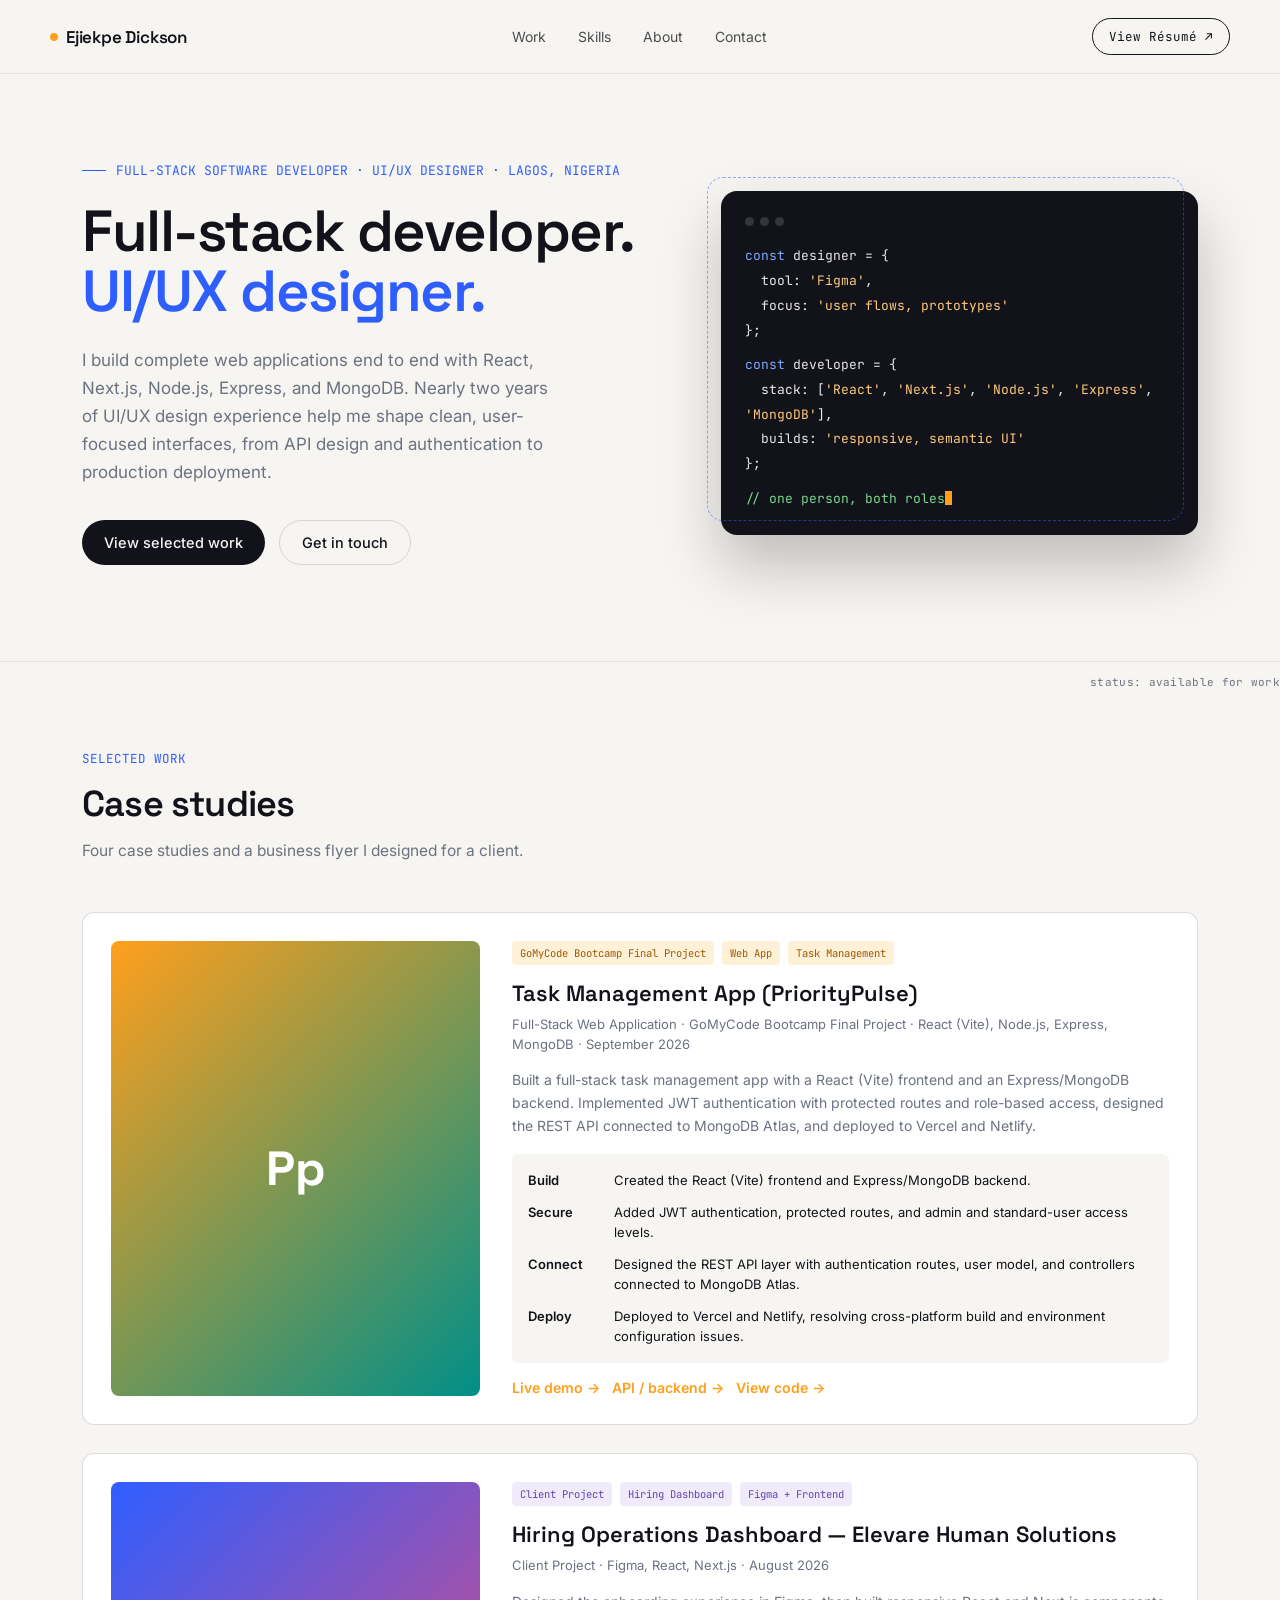
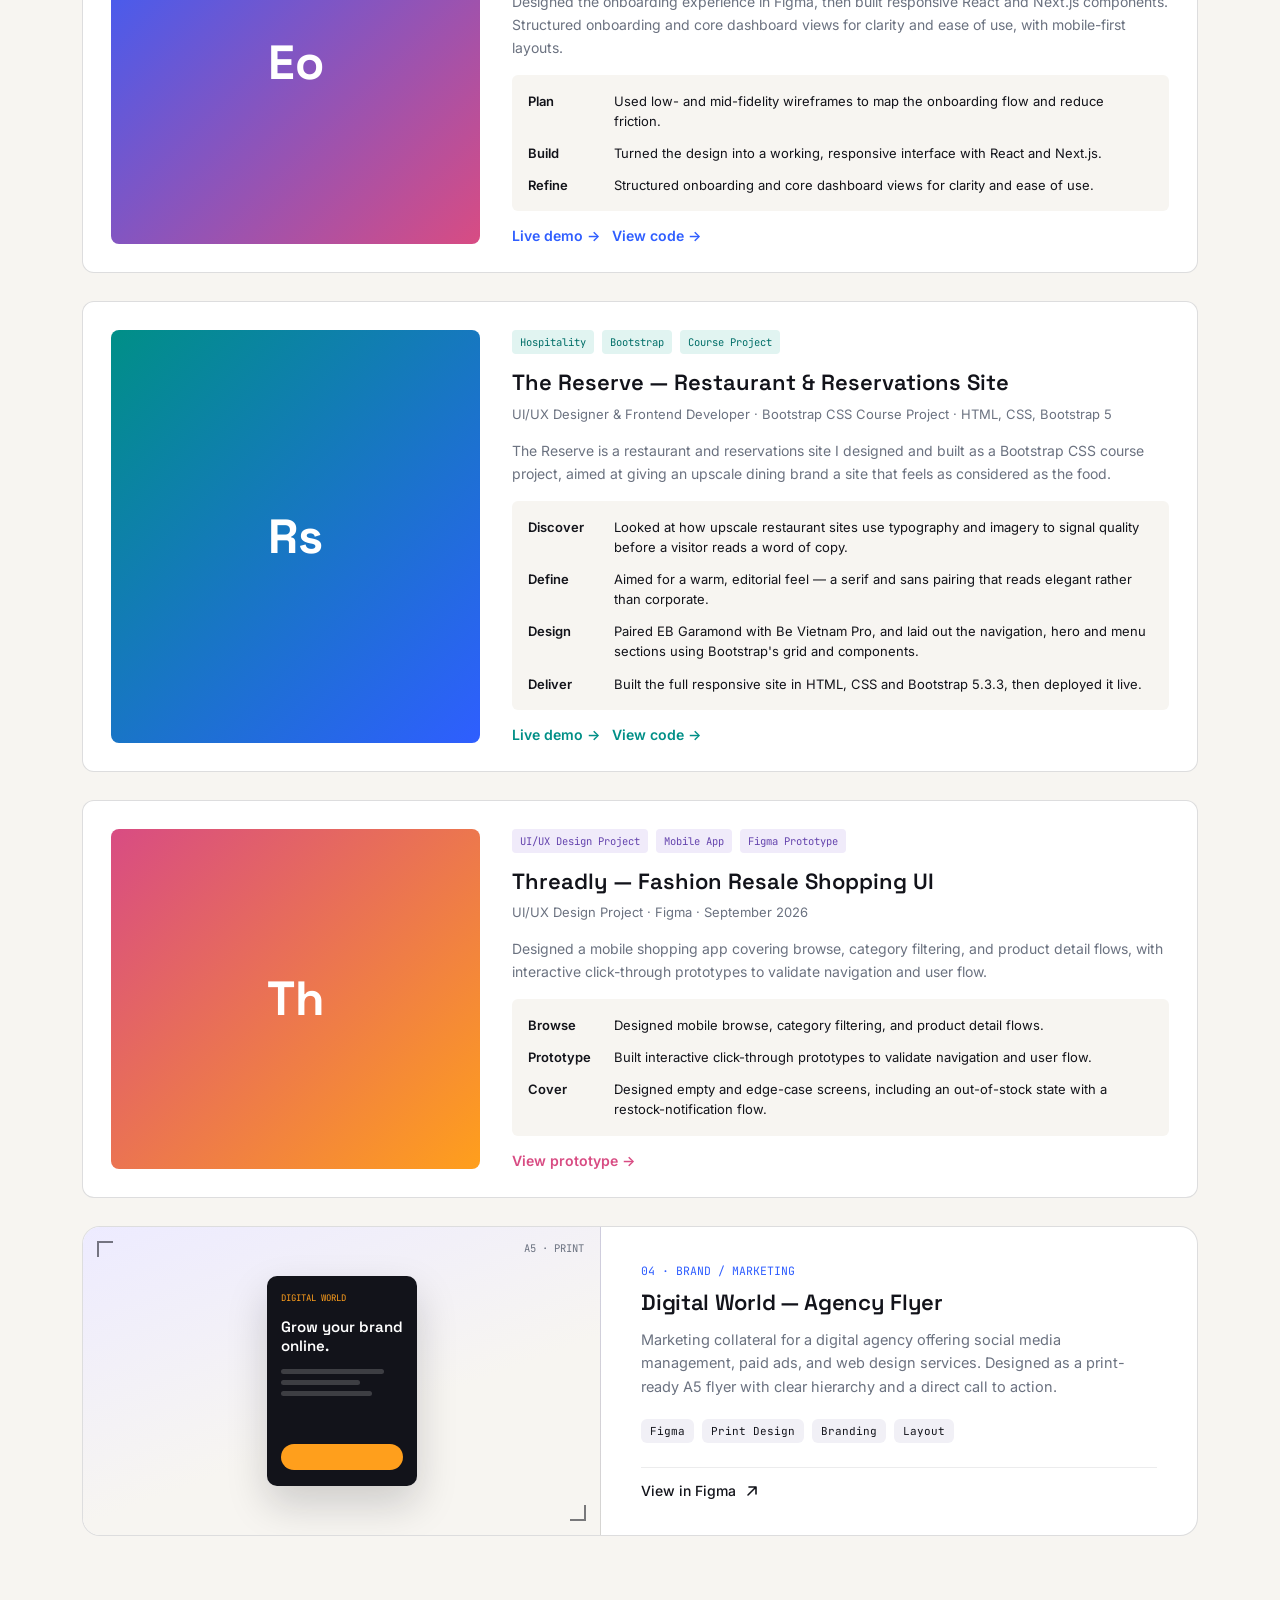
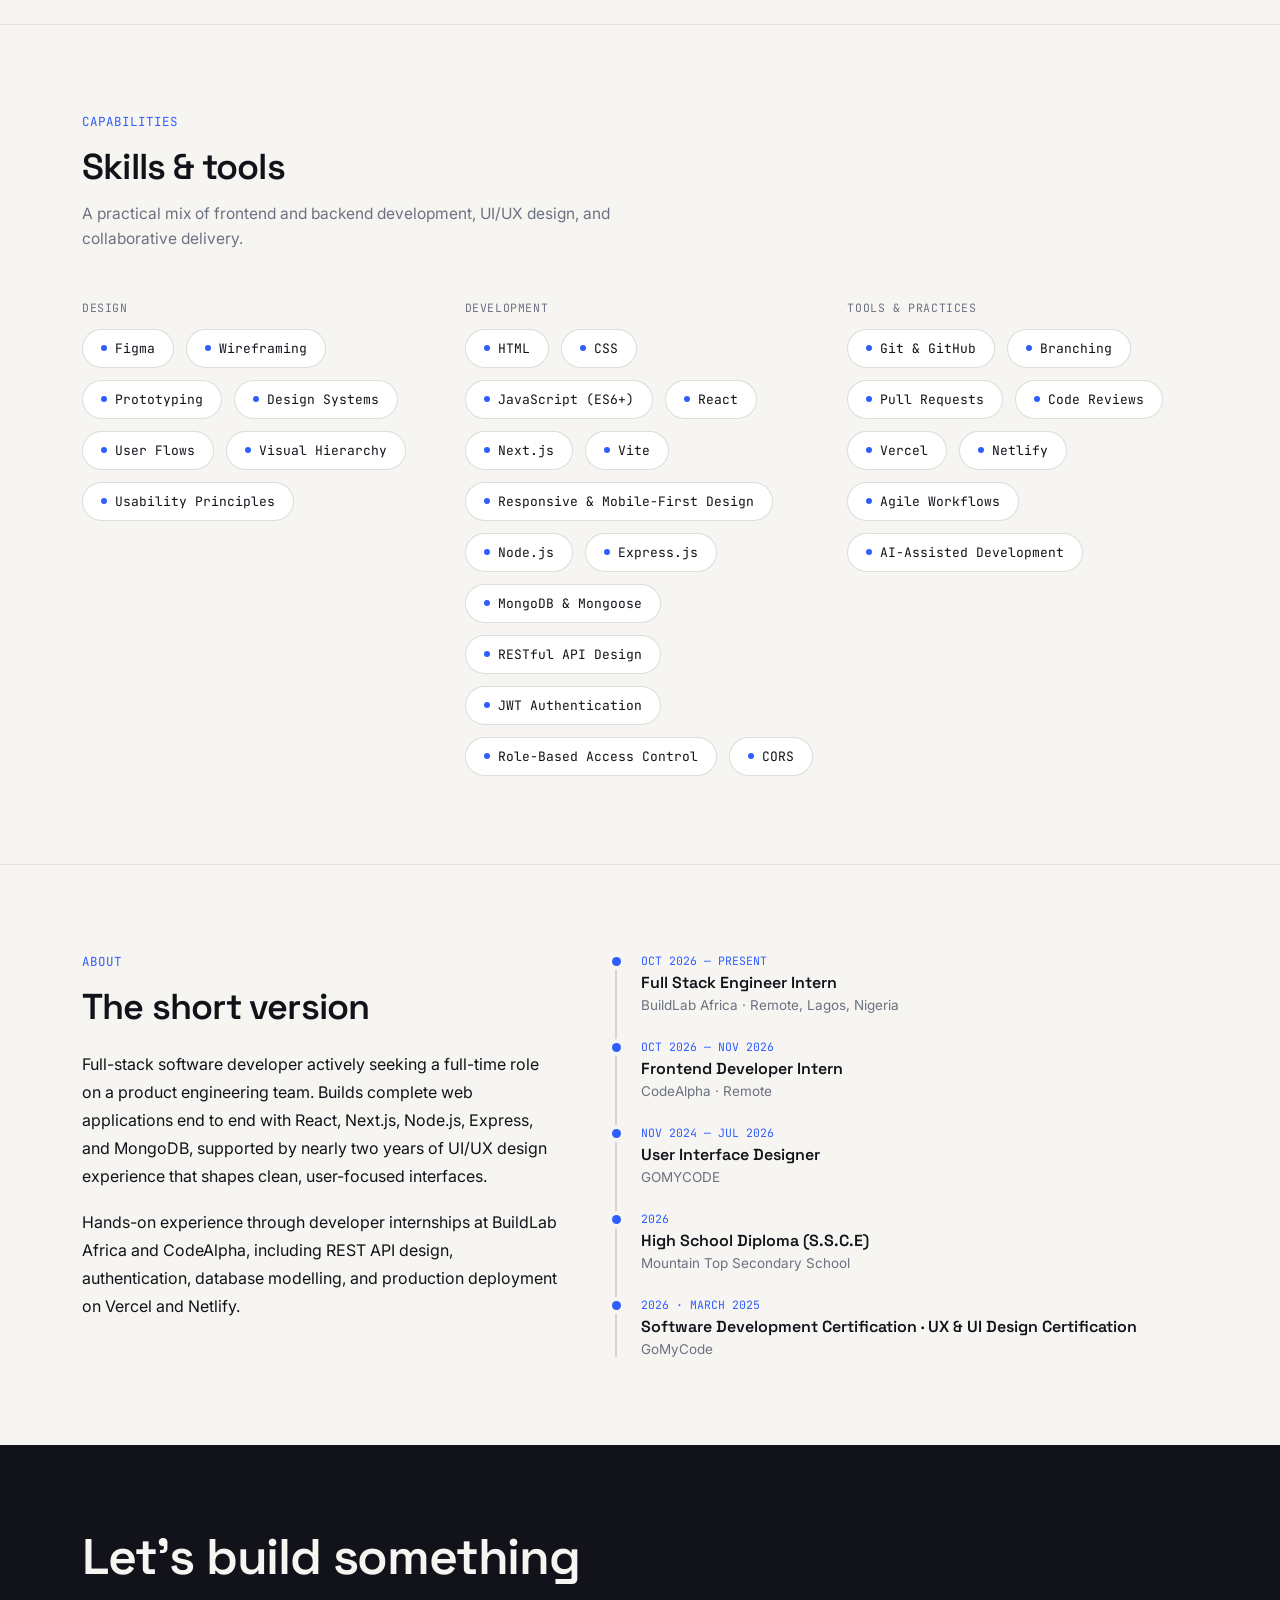
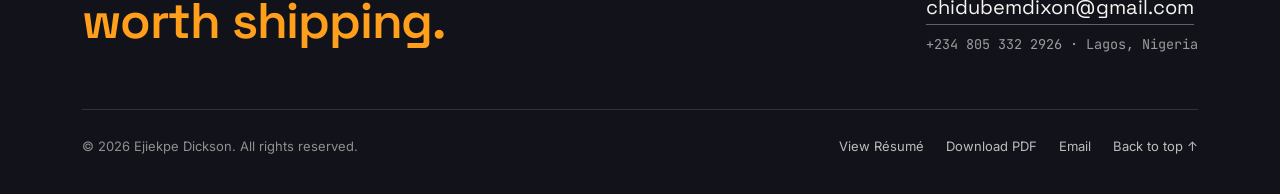
<file: index.html>
<!DOCTYPE html>
<html lang="en">
<head>
<meta charset="UTF-8" />
<meta name="viewport" content="width=device-width, initial-scale=1.0" />
<title>Ejiekpe Dickson Chidubem — Full-Stack Software Developer | UI/UX Designer</title>
<meta name="description" content="Full-stack software developer and UI/UX designer based in Lagos, Nigeria. Builds end-to-end web applications and clean, user-focused interfaces." />
<link rel="preconnect" href="https://fonts.googleapis.com">
<link rel="preconnect" href="https://fonts.gstatic.com" crossorigin>
<link href="https://fonts.googleapis.com/css2?family=Space+Grotesk:wght@400;500;600;700&family=JetBrains+Mono:wght@400;500&family=Inter:wght@400;500;600&display=swap" rel="stylesheet">
<style>
  :root{
    --ink:#12131A;
    --paper:#F7F5F1;
    --blueprint:#2F5EFF;
    --amber:#FF9F1C;
    --accent:#2F5EFF;
    --pink:#D84C83;
    --teal:#008F87;
    --violet:#7856C5;
    --slate:#6B7280;
    --line: rgba(18,19,26,0.14);
    --line-soft: rgba(18,19,26,0.08);
  }
  *{ box-sizing:border-box; }
  html{ scroll-behavior:smooth; }
  body{
    margin:0;
    background:var(--paper);
    color:var(--ink);
    font-family:'Inter', sans-serif;
    -webkit-font-smoothing:antialiased;
  }
  ::selection{ background:var(--blueprint); color:#fff; }
  a{ color:inherit; }
  img{ max-width:100%; display:block; }

  .mono{ font-family:'JetBrains Mono', monospace; }
  .display{ font-family:'Space Grotesk', sans-serif; }

  :focus-visible{ outline:2px solid var(--blueprint); outline-offset:3px; }

  .wrap{ max-width:1180px; margin:0 auto; padding:0 32px; }
  @media (max-width:640px){ .wrap{ padding:0 20px; } }

  /* ---------- NAV ---------- */
  header{
    position:sticky; top:0; z-index:50;
    background:rgba(247,245,241,0.85);
    backdrop-filter: blur(10px);
    border-bottom:1px solid var(--line-soft);
  }
  .nav{
    display:flex; align-items:center; justify-content:space-between;
    padding:18px 0;
  }
  .nav-name{
    font-family:'Space Grotesk', sans-serif;
    font-weight:600; font-size:17px; letter-spacing:-0.2px;
    text-decoration:none;
    display:flex; align-items:center; gap:8px;
  }
  .nav-name .dot{ width:8px; height:8px; border-radius:50%; background:var(--amber); display:inline-block; }
  .nav-links{ display:flex; gap:32px; align-items:center; }
  .nav-links a{
    text-decoration:none; font-size:14px; color:var(--ink); opacity:0.75;
    transition:opacity 0.15s;
  }
  .nav-links a:hover{ opacity:1; }
  .nav-cta{
    font-family:'JetBrains Mono', monospace;
    font-size:12.5px; padding:9px 16px; border:1px solid var(--ink);
    border-radius:100px; text-decoration:none !important; opacity:1 !important;
    transition: background 0.15s, color 0.15s;
  }
  .nav-cta:hover{ background:var(--ink); color:var(--paper); }
  .nav-toggle{ display:none; }
  @media (max-width:760px){
    .nav-links{ display:none; }
    .nav-toggle{ display:block; }
  }

  /* ---------- HERO ---------- */
  .hero{
    padding:88px 0 96px;
    position:relative;
  }
  .hero-grid{
    display:grid;
    grid-template-columns: 1.1fr 0.9fr;
    gap:56px;
    align-items:center;
  }
  @media (max-width:900px){
    .hero-grid{ grid-template-columns:1fr; gap:48px; }
  }

  .eyebrow{
    font-family:'JetBrains Mono', monospace;
    font-size:13px; color:var(--blueprint);
    display:flex; align-items:center; gap:10px;
    margin-bottom:22px;
  }
  .eyebrow::before{
    content:''; width:24px; height:1px; background:var(--blueprint);
  }

  .hero h1{
    font-family:'Space Grotesk', sans-serif;
    font-weight:600;
    font-size:clamp(34px, 5vw, 58px);
    line-height:1.04;
    letter-spacing:-1.5px;
    margin:0 0 24px;
  }
  .hero h1 .accent{ color:var(--blueprint); }
  .hero p.lede{
    font-size:17px; line-height:1.65; color:var(--slate);
    max-width:480px; margin:0 0 34px;
  }
  .hero-actions{ display:flex; gap:14px; flex-wrap:wrap; }
  .btn{
    display:inline-flex; align-items:center; gap:8px;
    padding:13px 22px; border-radius:100px;
    text-decoration:none; font-size:14.5px; font-weight:500;
    transition:transform 0.15s ease, box-shadow 0.15s ease;
  }
  .btn:hover{ transform:translateY(-2px); }
  .btn-primary{ background:var(--ink); color:var(--paper); }
  .btn-primary:hover{ box-shadow:0 10px 24px rgba(18,19,26,0.25); }
  .btn-ghost{ border:1px solid var(--line); color:var(--ink); }
  .btn-ghost:hover{ border-color:var(--ink); }

  /* hero visual: blueprint/terminal panel */
  .hero-panel{
    position:relative;
    background:var(--ink);
    border-radius:16px;
    padding:26px 24px 24px;
    color:#E7E7EC;
    font-family:'JetBrains Mono', monospace;
    font-size:13px;
    line-height:1.9;
    box-shadow:0 30px 60px rgba(18,19,26,0.25);
  }
  .hero-panel::before{
    content:'';
    position:absolute; top:-14px; left:-14px; right:14px; bottom:14px;
    border:1px dashed rgba(47,94,255,0.5);
    border-radius:16px;
    pointer-events:none;
  }
  .dots{ display:flex; gap:6px; margin-bottom:18px; }
  .dots span{ width:9px; height:9px; border-radius:50%; background:rgba(255,255,255,0.15); }
  .term-line{ white-space:pre; }
  .term-line .k{ color:#7DA9FF; }
  .term-line .s{ color:#FFC97D; }
  .term-line .c{ color:#7BD88F; }
  .caret{ display:inline-block; width:7px; height:14px; background:var(--amber); vertical-align:-2px; animation:blink 1.1s step-end infinite; }
  @keyframes blink{ 50%{ opacity:0; } }
  .corner-tag{
    position:absolute; font-family:'JetBrains Mono', monospace; font-size:11px;
    color:var(--slate); letter-spacing:0.3px;
  }
  .corner-tag.br{ bottom:-28px; right:0; }

  /* ---------- SECTION HEADERS ---------- */
  .section{ padding:88px 0; border-top:1px solid var(--line-soft); }
  .section-head{ margin-bottom:48px; max-width:560px; }
  .section-eyebrow{
    font-family:'JetBrains Mono', monospace; font-size:12.5px; color:var(--blueprint);
    margin-bottom:14px; display:block;
  }
  .section-head h2{
    font-family:'Space Grotesk', sans-serif; font-weight:600;
    font-size:clamp(26px,3.4vw,36px); letter-spacing:-0.8px; margin:0 0 12px;
  }
  .section-head p{ color:var(--slate); font-size:15.5px; line-height:1.6; margin:0; }

  /* ---------- WORK ---------- */
  .work-list{ display:flex; flex-direction:column; gap:28px; }
  .project-card{
    display:grid;
    grid-template-columns: 1fr 1.15fr;
    gap:0;
    border:1px solid var(--line);
    border-radius:18px;
    overflow:hidden;
    background:#fff;
    transition: box-shadow 0.2s ease, transform 0.2s ease;
  }
  .project-card:hover{ box-shadow:0 20px 48px rgba(18,19,26,0.10); transform:translateY(-3px); }
  @media (max-width:820px){ .project-card{ grid-template-columns:1fr; } }

  .project-visual{
    position:relative;
    background: linear-gradient(160deg, #EDEBFF 0%, #F7F5F1 60%);
    padding:32px;
    display:flex; align-items:center; justify-content:center;
    min-height:260px;
    border-right:1px solid var(--line);
  }
  @media (max-width:820px){ .project-visual{ border-right:none; border-bottom:1px solid var(--line); } }
  .dim-corner{
    position:absolute; width:16px; height:16px;
    border-color:var(--blueprint); opacity:0.55;
  }
  .dim-corner.tl{ top:14px; left:14px; border-top:2px solid; border-left:2px solid; }
  .dim-corner.br{ bottom:14px; right:14px; border-bottom:2px solid; border-right:2px solid; }
  .dim-label{
    position:absolute; top:14px; right:16px;
    font-family:'JetBrains Mono', monospace; font-size:10.5px; color:var(--slate);
  }

  /* mock: shopping app */
  .mock-phone{
    width:180px; height:230px; background:#fff; border-radius:14px;
    box-shadow:0 18px 40px rgba(18,19,26,0.14);
    padding:14px 12px; position:relative;
  }
  .mock-phone .row{ display:flex; gap:8px; margin-bottom:10px; }
  .mock-phone .chip{ height:8px; border-radius:4px; background:#EEEDF3; }
  .mock-phone .chip.w1{ width:60%; }
  .mock-phone .chip.w2{ width:40%; }
  .mock-phone .banner{ height:54px; border-radius:8px; background:linear-gradient(135deg,#FFD79A,#FF9F1C); margin-bottom:10px; }
  .mock-phone .grid2{ display:grid; grid-template-columns:1fr 1fr; gap:8px; }
  .mock-phone .tile{ height:56px; border-radius:8px; background:#F1F0F6; }
  .mock-phone .tile.blue{ background:#DCE4FF; }

  /* mock: flyer */
  .mock-flyer{
    width:150px; height:210px; background:#12131A; border-radius:10px;
    box-shadow:0 18px 40px rgba(18,19,26,0.18);
    padding:16px 14px; position:relative; color:#fff;
  }
  .mock-flyer .badge{ font-family:'JetBrains Mono',monospace; font-size:9px; color:#FF9F1C; margin-bottom:14px; }
  .mock-flyer .headline{ font-family:'Space Grotesk',sans-serif; font-weight:600; font-size:15px; line-height:1.25; margin-bottom:14px; }
  .mock-flyer .fl-line{ height:5px; background:rgba(255,255,255,0.18); border-radius:3px; margin-bottom:6px; }
  .mock-flyer .fl-line.w1{ width:85%; } .mock-flyer .fl-line.w2{ width:65%; } .mock-flyer .fl-line.w3{ width:75%; }
  .mock-flyer .fl-cta{ position:absolute; bottom:16px; left:14px; right:14px; height:26px; border-radius:20px; background:#FF9F1C; }

  .project-info{ padding:36px 40px; display:flex; flex-direction:column; }
  .project-tag{ font-family:'JetBrains Mono', monospace; font-size:11.5px; color:var(--blueprint); margin-bottom:10px; }
  .project-info h3{
    font-family:'Space Grotesk', sans-serif; font-size:22px; font-weight:600;
    letter-spacing:-0.3px; margin:0 0 12px;
  }
  .project-info p{ color:var(--slate); font-size:14.5px; line-height:1.65; margin:0 0 20px; }
  .project-meta{ display:flex; flex-wrap:wrap; gap:8px; margin-bottom:24px; }
  .meta-pill{
    font-family:'JetBrains Mono', monospace; font-size:11px; color:var(--ink);
    background:#F1F0F6; border-radius:6px; padding:5px 9px;
  }
  .project-link{
    margin-top:auto; display:inline-flex; align-items:center; gap:8px;
    font-size:14px; font-weight:500; text-decoration:none; color:var(--ink);
    padding-top:14px; border-top:1px solid var(--line-soft);
  }
  .project-link svg{ transition:transform 0.15s; }
  .project-link:hover svg{ transform:translate(3px,-3px); }

  .case{
    display:grid; grid-template-columns:0.72fr 1.28fr; gap:32px;
    padding:28px; border:1px solid var(--line); border-radius:12px;
    background:#fff;
  }
  .case-visual{
    min-height:200px; border-radius:8px;
    display:flex; align-items:center; justify-content:center;
  }
  .glyph{
    color:#fff; font-family:'Space Grotesk',sans-serif;
    font-size:48px; font-weight:700;
  }
  .case-tags{ display:flex; flex-wrap:wrap; gap:8px; margin-bottom:14px; }
  .tag{
    border-radius:4px; padding:5px 8px;
    font-family:'JetBrains Mono',monospace; font-size:10.5px;
  }
  .c-violet{ color:#6443AD; background:#F0EBFA; }
  .c-amber{ color:#9A5B00; background:#FFF0D8; }
  .c-teal{ color:#006E68; background:#E1F4F1; }
  .case h3{
    font-family:'Space Grotesk',sans-serif; font-size:22px; line-height:1.3;
    font-weight:600; margin:0 0 8px;
  }
  .case .meta{ color:var(--slate); font-size:13px; line-height:1.5; margin-bottom:14px; }
  .case p{ color:var(--slate); font-size:14px; line-height:1.65; margin:0 0 16px; }
  .process{ padding:16px; background:var(--paper); border-radius:6px; }
  .process ol{ display:grid; gap:12px; margin:0; padding:0; list-style:none; }
  .process li{ display:grid; grid-template-columns:74px 1fr; gap:12px; font-size:13px; line-height:1.55; }
  .process .step{ color:var(--ink); font-weight:600; }
  @media (max-width:820px){ .case{ grid-template-columns:1fr; gap:20px; } }
  @media (max-width:480px){ .case{ padding:18px; } .process li{ grid-template-columns:1fr; gap:2px; } }

  /* ---------- SKILLS ---------- */
  .skills-rail{ display:flex; flex-wrap:wrap; gap:12px; }
  .skill-chip{
    font-family:'JetBrains Mono', monospace; font-size:13px;
    border:1px solid var(--line); border-radius:100px;
    padding:10px 18px; display:flex; align-items:center; gap:8px;
    background:#fff;
  }
  .skill-chip .lvl{ width:6px; height:6px; border-radius:50%; background:var(--blueprint); }
  .skill-groups{ display:grid; grid-template-columns:repeat(3,1fr); gap:32px; margin-top:36px; }
  @media (max-width:760px){ .skill-groups{ grid-template-columns:1fr; } }
  .skill-group-title{
    font-family:'JetBrains Mono', monospace; font-size:11.5px; color:var(--slate);
    text-transform:uppercase; letter-spacing:0.6px; margin-bottom:14px;
  }

  /* ---------- ABOUT ---------- */
  .about-grid{ display:grid; grid-template-columns:0.9fr 1.1fr; gap:56px; align-items:start; }
  @media (max-width:900px){ .about-grid{ grid-template-columns:1fr; } }
  .about-copy p{ font-size:16px; line-height:1.75; color:var(--ink); margin:0 0 18px; }
  .about-copy p:last-child{ margin-bottom:0; }
  .timeline{ border-left:2px solid var(--line); padding-left:24px; display:flex; flex-direction:column; gap:26px; }
  .t-item{ position:relative; }
  .t-item::before{
    content:''; position:absolute; left:-29.5px; top:4px;
    width:9px; height:9px; border-radius:50%; background:var(--blueprint);
    box-shadow:0 0 0 4px var(--paper);
  }
  .t-date{ font-family:'JetBrains Mono', monospace; font-size:11.5px; color:var(--blueprint); margin-bottom:4px; }
  .t-role{ font-family:'Space Grotesk', sans-serif; font-weight:600; font-size:16px; margin-bottom:4px; }
  .t-org{ font-size:13.5px; color:var(--slate); }

  /* ---------- FOOTER / CONTACT ---------- */
  footer{ background:var(--ink); color:var(--paper); padding:80px 0 40px; }
  .footer-head{ display:flex; justify-content:space-between; align-items:flex-end; gap:24px; flex-wrap:wrap; margin-bottom:56px; }
  .footer-head h2{
    font-family:'Space Grotesk', sans-serif; font-weight:600;
    font-size:clamp(30px,4.5vw,50px); letter-spacing:-1.2px; margin:0; max-width:560px;
  }
  .footer-head .accent{ color:var(--amber); }
  .footer-contact{ display:flex; flex-direction:column; gap:10px; }
  .footer-email{
    font-family:'Space Grotesk', sans-serif; font-size:20px; text-decoration:none;
    border-bottom:1px solid rgba(247,245,241,0.35); padding-bottom:4px; width:fit-content;
  }
  .footer-sub{ font-size:13.5px; color:rgba(247,245,241,0.6); font-family:'JetBrains Mono', monospace; }
  .footer-bottom{
    display:flex; justify-content:space-between; align-items:center; flex-wrap:wrap; gap:16px;
    padding-top:28px; border-top:1px solid rgba(247,245,241,0.14);
    font-size:13px; color:rgba(247,245,241,0.55);
  }
  .footer-links{ display:flex; gap:22px; }
  .footer-links a{ text-decoration:none; color:rgba(247,245,241,0.75); }
  .footer-links a:hover{ color:#fff; }

  /* reveal on scroll */
  .reveal{ opacity:0; transform:translateY(18px); transition:opacity 0.6s ease, transform 0.6s ease; }
  .reveal.in{ opacity:1; transform:translateY(0); }

  @media (prefers-reduced-motion: reduce){
    html{ scroll-behavior:auto; }
    .reveal{ transition:none; opacity:1; transform:none; }
    .caret{ animation:none; }
  }
</style>
</head>
<body>

<header>
  <div class="wrap nav">
    <a href="#top" class="nav-name"><span class="dot"></span>Ejiekpe Dickson</a>
    <nav class="nav-links">
      <a href="#work">Work</a>
      <a href="#skills">Skills</a>
      <a href="#about">About</a>
      <a href="#contact">Contact</a>
    </nav>
    <a class="nav-cta mono" href="resume.html" target="_blank" rel="noopener">View Résumé ↗</a>
  </div>
</header>

<main id="top">

  <!-- HERO -->
  <section class="hero">
    <div class="wrap hero-grid">
      <div>
        <div class="eyebrow">FULL-STACK SOFTWARE DEVELOPER · UI/UX DESIGNER · LAGOS, NIGERIA</div>
        <h1>Full-stack developer. <br><span class="accent">UI/UX designer.</span></h1>
        <p class="lede">I build complete web applications end to end with React, Next.js, Node.js, Express, and MongoDB. Nearly two years of UI/UX design experience help me shape clean, user-focused interfaces, from API design and authentication to production deployment.</p>
        <div class="hero-actions">
          <a href="#work" class="btn btn-primary">View selected work</a>
          <a href="#contact" class="btn btn-ghost">Get in touch</a>
        </div>
      </div>

      <div>
        <div class="hero-panel">
          <div class="dots"><span></span><span></span><span></span></div>
          <div class="term-line"><span class="k">const</span> designer = {</div>
          <div class="term-line">&nbsp;&nbsp;tool: <span class="s">'Figma'</span>,</div>
          <div class="term-line">&nbsp;&nbsp;focus: <span class="s">'user flows, prototypes'</span></div>
          <div class="term-line">};</div>
          <div class="term-line" style="margin-top:10px"><span class="k">const</span> developer = {</div>
          <div class="term-line" style="white-space:normal">&nbsp;&nbsp;stack: [<span class="s">'React'</span>, <span class="s">'Next.js'</span>, <span class="s">'Node.js'</span>, <span class="s">'Express'</span>, <span class="s">'MongoDB'</span>],</div>
          <div class="term-line">&nbsp;&nbsp;builds: <span class="s">'responsive, semantic UI'</span></div>
          <div class="term-line">};</div>
          <div class="term-line" style="margin-top:10px"><span class="c">// one person, both roles</span><span class="caret"></span></div>
        </div>
        <div class="corner-tag br mono">status: available for work</div>
      </div>
    </div>
  </section>

  <!-- WORK -->
  <section class="section" id="work">
    <div class="wrap">
      <div class="section-head reveal">
        <span class="section-eyebrow">SELECTED WORK</span>
        <h2>Case studies</h2>
        <p>Four case studies and a business flyer I designed for a client.</p>
      </div>

      <div class="work-list">

        <div class="case reveal">
          <div class="case-visual" style="background: linear-gradient(135deg, var(--amber), var(--teal));"><span class="glyph">Pp</span></div>
          <div>
            <div class="case-tags"><span class="tag c-amber">GoMyCode Bootcamp Final Project</span><span class="tag c-amber">Web App</span><span class="tag c-amber">Task Management</span></div>
            <h3>Task Management App (PriorityPulse)</h3>
            <div class="meta">Full-Stack Web Application · GoMyCode Bootcamp Final Project · React (Vite), Node.js, Express, MongoDB · September 2026</div>
            <p>Built a full-stack task management app with a React (Vite) frontend and an Express/MongoDB backend. Implemented JWT authentication with protected routes and role-based access, designed the REST API connected to MongoDB Atlas, and deployed to Vercel and Netlify.</p>
            <div class="process">
              <ol>
                <li><span class="step">Build</span><span>Created the React (Vite) frontend and Express/MongoDB backend.</span></li>
                <li><span class="step">Secure</span><span>Added JWT authentication, protected routes, and admin and standard-user access levels.</span></li>
                <li><span class="step">Connect</span><span>Designed the REST API layer with authentication routes, user model, and controllers connected to MongoDB Atlas.</span></li>
                <li><span class="step">Deploy</span><span>Deployed to Vercel and Netlify, resolving cross-platform build and environment configuration issues.</span></li>
              </ol>
            </div>
            <div style="display:flex; gap:12px; margin-top:16px; flex-wrap:wrap;">
              <a href="https://task-manager-frontend-dickson5.vercel.app/" target="_blank" rel="noopener" style="font-size:0.88rem; font-weight:600; color:var(--amber); text-decoration:none;">Live demo →</a>
              <a href="https://prioritypulse-4ewd.onrender.com" target="_blank" rel="noopener" style="font-size:0.88rem; font-weight:600; color:var(--amber); text-decoration:none;">API / backend →</a>
              <a href="https://github.com/chidubemdixon-ship-it/Labphase.git" target="_blank" rel="noopener" style="font-size:0.88rem; font-weight:600; color:var(--amber); text-decoration:none;">View code →</a>
            </div>
          </div>
        </div>

        <div class="case reveal">
          <div class="case-visual" style="background: linear-gradient(135deg, var(--accent), var(--pink));"><span class="glyph">Eo</span></div>
          <div>
            <div class="case-tags"><span class="tag c-violet">Client Project</span><span class="tag c-violet">Hiring Dashboard</span><span class="tag c-violet">Figma + Frontend</span></div>
            <h3>Hiring Operations Dashboard — Elevare Human Solutions</h3>
            <div class="meta">Client Project · Figma, React, Next.js · August 2026</div>
            <p>Designed the onboarding experience in Figma, then built responsive React and Next.js components. Structured onboarding and core dashboard views for clarity and ease of use, with mobile-first layouts.</p>
            <div class="process">
              <ol>
                <li><span class="step">Plan</span><span>Used low- and mid-fidelity wireframes to map the onboarding flow and reduce friction.</span></li>
                <li><span class="step">Build</span><span>Turned the design into a working, responsive interface with React and Next.js.</span></li>
                <li><span class="step">Refine</span><span>Structured onboarding and core dashboard views for clarity and ease of use.</span></li>
              </ol>
            </div>
            <div style="display:flex; gap:12px; margin-top:16px;">
              <a href="https://enterprise-ops-dashboard-eight.vercel.app/" target="_blank" rel="noopener" style="font-size:0.88rem; font-weight:600; color:var(--accent); text-decoration:none;">Live demo →</a>
              <a href="https://github.com/chidubemdixon-ship-it/Enterprise-Ops-Dashboard.git" target="_blank" rel="noopener" style="font-size:0.88rem; font-weight:600; color:var(--accent); text-decoration:none;">View code →</a>
            </div>
          </div>
        </div>

        <div class="case reveal">
          <div class="case-visual" style="background: linear-gradient(135deg, var(--teal), var(--accent));"><span class="glyph">Rs</span></div>
          <div>
            <div class="case-tags"><span class="tag c-teal">Hospitality</span><span class="tag c-teal">Bootstrap</span><span class="tag c-teal">Course Project</span></div>
            <h3>The Reserve — Restaurant &amp; Reservations Site</h3>
            <div class="meta">UI/UX Designer &amp; Frontend Developer · Bootstrap CSS Course Project · HTML, CSS, Bootstrap 5</div>
            <p>The Reserve is a restaurant and reservations site I designed and built as a Bootstrap CSS course project, aimed at giving an upscale dining brand a site that feels as considered as the food.</p>
            <div class="process">
              <ol>
                <li><span class="step">Discover</span><span>Looked at how upscale restaurant sites use typography and imagery to signal quality before a visitor reads a word of copy.</span></li>
                <li><span class="step">Define</span><span>Aimed for a warm, editorial feel — a serif and sans pairing that reads elegant rather than corporate.</span></li>
                <li><span class="step">Design</span><span>Paired EB Garamond with Be Vietnam Pro, and laid out the navigation, hero and menu sections using Bootstrap's grid and components.</span></li>
                <li><span class="step">Deliver</span><span>Built the full responsive site in HTML, CSS and Bootstrap 5.3.3, then deployed it live.</span></li>
              </ol>
            </div>
            <div style="display:flex; gap:12px; margin-top:16px;">
              <a href="https://the-reserve-st.vercel.app" target="_blank" rel="noopener" style="font-size:0.88rem; font-weight:600; color:var(--teal); text-decoration:none;">Live demo →</a>
              <a href="https://github.com/chidubemdixon-ship-it/the-reserve-st.git" target="_blank" rel="noopener" style="font-size:0.88rem; font-weight:600; color:var(--teal); text-decoration:none;">View code →</a>
            </div>
          </div>
        </div>

        <div class="case reveal">
          <div class="case-visual" style="background: linear-gradient(135deg, var(--pink), var(--amber));"><span class="glyph">Th</span></div>
          <div>
            <div class="case-tags"><span class="tag c-violet">UI/UX Design Project</span><span class="tag c-violet">Mobile App</span><span class="tag c-violet">Figma Prototype</span></div>
            <h3>Threadly — Fashion Resale Shopping UI</h3>
            <div class="meta">UI/UX Design Project · Figma · September 2026</div>
            <p>Designed a mobile shopping app covering browse, category filtering, and product detail flows, with interactive click-through prototypes to validate navigation and user flow.</p>
            <div class="process">
              <ol>
                <li><span class="step">Browse</span><span>Designed mobile browse, category filtering, and product detail flows.</span></li>
                <li><span class="step">Prototype</span><span>Built interactive click-through prototypes to validate navigation and user flow.</span></li>
                <li><span class="step">Cover</span><span>Designed empty and edge-case screens, including an out-of-stock state with a restock-notification flow.</span></li>
              </ol>
            </div>
            <div style="display:flex; gap:12px; margin-top:16px;">
              <a href="https://www.figma.com/proto/ut2lO1hCT1522Ffp3O3Z5t/Threadly-%E2%80%94-Fashion-Resale-Shopping-UI?node-id=1-2&amp;p=f&amp;t=a5HvKSXQgtXNwdID-1&amp;scaling=min-zoom&amp;content-scaling=fixed&amp;page-id=0%3A1&amp;starting-point-node-id=1%3A2" target="_blank" rel="noopener" style="font-size:0.88rem; font-weight:600; color:var(--pink); text-decoration:none;">View prototype →</a>
            </div>
          </div>
        </div>

        <article class="project-card reveal">
          <div class="project-visual">
            <span class="dim-corner tl"></span>
            <span class="dim-corner br"></span>
            <span class="dim-label">A5 · PRINT</span>
            <div class="mock-flyer">
              <div class="badge">DIGITAL WORLD</div>
              <div class="headline">Grow your brand online.</div>
              <div class="fl-line w1"></div>
              <div class="fl-line w2"></div>
              <div class="fl-line w3"></div>
              <div class="fl-cta"></div>
            </div>
          </div>
          <div class="project-info">
            <span class="project-tag mono">04 · BRAND / MARKETING</span>
            <h3>Digital World — Agency Flyer</h3>
            <p>Marketing collateral for a digital agency offering social media management, paid ads, and web design services. Designed as a print-ready A5 flyer with clear hierarchy and a direct call to action.</p>
            <div class="project-meta">
              <span class="meta-pill">Figma</span>
              <span class="meta-pill">Print Design</span>
              <span class="meta-pill">Branding</span>
              <span class="meta-pill">Layout</span>
            </div>
            <a class="project-link" href="https://www.figma.com/design/knZTorh74vgfqlepMfeIb7/Digital-World?t=3y9PdUUTFz3yiaUQ-1" target="_blank" rel="noopener">
              View in Figma
              <svg width="16" height="16" viewBox="0 0 16 16" fill="none"><path d="M4 12L12 4M12 4H5M12 4V11" stroke="currentColor" stroke-width="1.6" stroke-linecap="round" stroke-linejoin="round"/></svg>
            </a>
          </div>
        </article>

      </div>
    </div>
  </section>

  <!-- SKILLS -->
  <section class="section" id="skills">
    <div class="wrap">
      <div class="section-head reveal">
        <span class="section-eyebrow">CAPABILITIES</span>
        <h2>Skills &amp; tools</h2>
        <p>A practical mix of frontend and backend development, UI/UX design, and collaborative delivery.</p>
      </div>

      <div class="skill-groups reveal">
        <div>
          <div class="skill-group-title">Design</div>
          <div class="skills-rail">
            <span class="skill-chip"><span class="lvl"></span>Figma</span>
            <span class="skill-chip"><span class="lvl"></span>Wireframing</span>
            <span class="skill-chip"><span class="lvl"></span>Prototyping</span>
            <span class="skill-chip"><span class="lvl"></span>Design Systems</span>
            <span class="skill-chip"><span class="lvl"></span>User Flows</span>
            <span class="skill-chip"><span class="lvl"></span>Visual Hierarchy</span>
            <span class="skill-chip"><span class="lvl"></span>Usability Principles</span>
          </div>
        </div>
        <div>
          <div class="skill-group-title">Development</div>
          <div class="skills-rail">
            <span class="skill-chip"><span class="lvl"></span>HTML</span>
            <span class="skill-chip"><span class="lvl"></span>CSS</span>
            <span class="skill-chip"><span class="lvl"></span>JavaScript (ES6+)</span>
            <span class="skill-chip"><span class="lvl"></span>React</span>
            <span class="skill-chip"><span class="lvl"></span>Next.js</span>
            <span class="skill-chip"><span class="lvl"></span>Vite</span>
            <span class="skill-chip"><span class="lvl"></span>Responsive &amp; Mobile-First Design</span>
            <span class="skill-chip"><span class="lvl"></span>Node.js</span>
            <span class="skill-chip"><span class="lvl"></span>Express.js</span>
            <span class="skill-chip"><span class="lvl"></span>MongoDB &amp; Mongoose</span>
            <span class="skill-chip"><span class="lvl"></span>RESTful API Design</span>
            <span class="skill-chip"><span class="lvl"></span>JWT Authentication</span>
            <span class="skill-chip"><span class="lvl"></span>Role-Based Access Control</span>
            <span class="skill-chip"><span class="lvl"></span>CORS</span>
          </div>
        </div>
        <div>
          <div class="skill-group-title">Tools &amp; Practices</div>
          <div class="skills-rail">
            <span class="skill-chip"><span class="lvl"></span>Git &amp; GitHub</span>
            <span class="skill-chip"><span class="lvl"></span>Branching</span>
            <span class="skill-chip"><span class="lvl"></span>Pull Requests</span>
            <span class="skill-chip"><span class="lvl"></span>Code Reviews</span>
            <span class="skill-chip"><span class="lvl"></span>Vercel</span>
            <span class="skill-chip"><span class="lvl"></span>Netlify</span>
            <span class="skill-chip"><span class="lvl"></span>Agile Workflows</span>
            <span class="skill-chip"><span class="lvl"></span>AI-Assisted Development</span>
          </div>
        </div>
      </div>
    </div>
  </section>

  <!-- ABOUT -->
  <section class="section" id="about">
    <div class="wrap about-grid">
      <div class="reveal">
        <span class="section-eyebrow">ABOUT</span>
        <h2 style="font-family:'Space Grotesk',sans-serif; font-weight:600; font-size:clamp(26px,3.4vw,36px); letter-spacing:-0.8px; margin:0 0 20px;">The short version</h2>
        <div class="about-copy">
          <p>Full-stack software developer actively seeking a full-time role on a product engineering team. Builds complete web applications end to end with React, Next.js, Node.js, Express, and MongoDB, supported by nearly two years of UI/UX design experience that shapes clean, user-focused interfaces.</p>
          <p>Hands-on experience through developer internships at BuildLab Africa and CodeAlpha, including REST API design, authentication, database modelling, and production deployment on Vercel and Netlify.</p>
        </div>
      </div>

      <div class="reveal">
        <div class="timeline">
          <div class="t-item">
            <div class="t-date">OCT 2026 — PRESENT</div>
            <div class="t-role">Full Stack Engineer Intern</div>
            <div class="t-org">BuildLab Africa · Remote, Lagos, Nigeria</div>
          </div>
          <div class="t-item">
            <div class="t-date">OCT 2026 — NOV 2026</div>
            <div class="t-role">Frontend Developer Intern</div>
            <div class="t-org">CodeAlpha · Remote</div>
          </div>
          <div class="t-item">
            <div class="t-date">NOV 2024 — JUL 2026</div>
            <div class="t-role">User Interface Designer</div>
            <div class="t-org">GOMYCODE</div>
          </div>
          <div class="t-item">
            <div class="t-date">2026</div>
            <div class="t-role">High School Diploma (S.S.C.E)</div>
            <div class="t-org">Mountain Top Secondary School</div>
          </div>
          <div class="t-item">
            <div class="t-date">2026 · MARCH 2025</div>
            <div class="t-role">Software Development Certification · UX &amp; UI Design Certification</div>
            <div class="t-org">GoMyCode</div>
          </div>
        </div>
      </div>
    </div>
  </section>

</main>

<footer id="contact">
  <div class="wrap">
    <div class="footer-head">
      <h2>Let's build something <span class="accent">worth shipping.</span></h2>
      <div class="footer-contact">
        <a class="footer-email" href="mailto:chidubemdixon@gmail.com">chidubemdixon@gmail.com</a>
        <span class="footer-sub">+234 805 332 2926 · Lagos, Nigeria</span>
      </div>
    </div>
    <div class="footer-bottom">
      <span>© 2026 Ejiekpe Dickson. All rights reserved.</span>
      <div class="footer-links">
        <a href="resume.html" target="_blank" rel="noopener">View Résumé</a>
        <a href="resume.pdf" download="Ejiekpe-Dickson-Chidubem-Resume.pdf">Download PDF</a>
        <a href="mailto:chidubemdixon@gmail.com">Email</a>
        <a href="#top">Back to top ↑</a>
      </div>
    </div>
  </div>
</footer>

<script>
  const revealEls = document.querySelectorAll('.reveal');
  const io = new IntersectionObserver((entries) => {
    entries.forEach(e => { if (e.isIntersecting) { e.target.classList.add('in'); io.unobserve(e.target); } });
  }, { threshold: 0.15 });
  revealEls.forEach(el => io.observe(el));
</script>

</body>
</html>
</file>
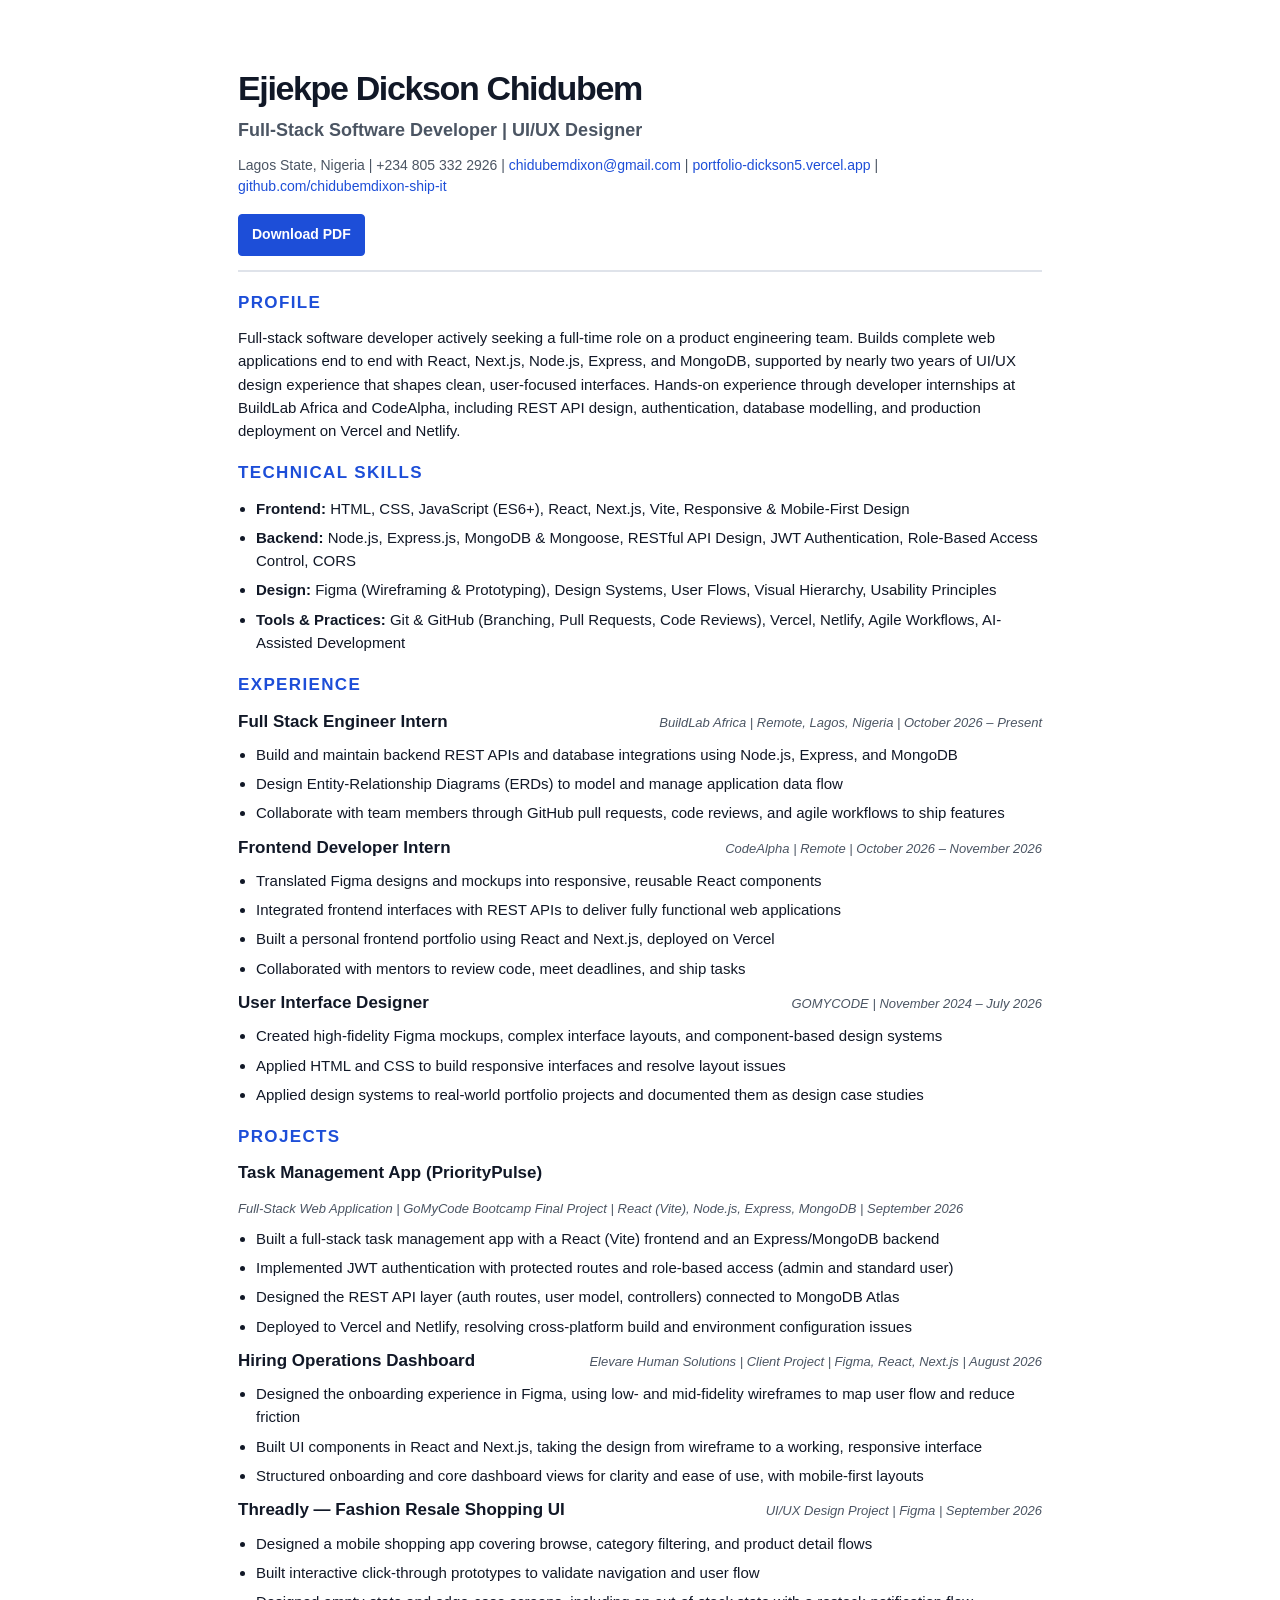
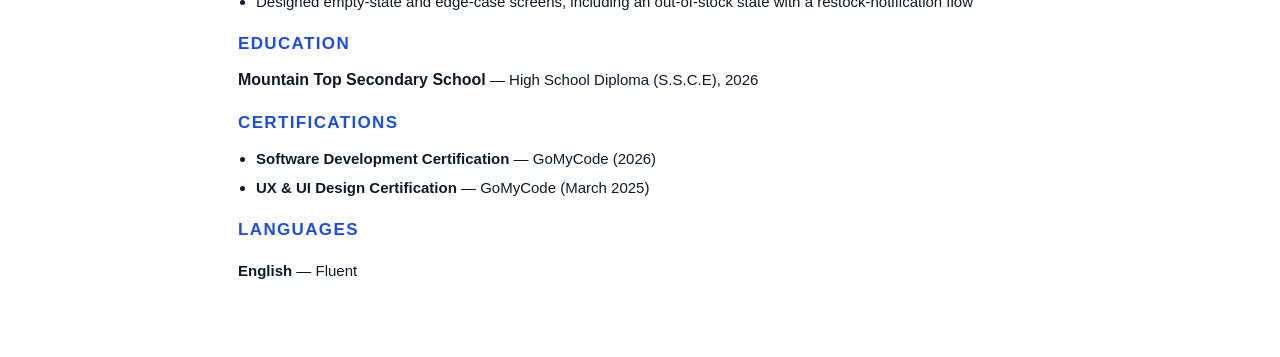
<file: resume.html>
<!DOCTYPE html>
<html lang="en">
  <head>
    <meta charset="UTF-8" />
    <meta name="viewport" content="width=device-width, initial-scale=1.0" />
    <title>Ejiekpe Dickson Chidubem - Full-Stack Software Developer | UI/UX Designer</title>
    <meta name="description" content="Resume of Ejiekpe Dickson Chidubem, a full-stack software developer and UI/UX designer based in Lagos, Nigeria." />
    <style>
      :root {
        --ink: #111827;
        --muted: #4b5563;
        --line: #dfe3ea;
        --accent: #1d4ed8;
        --soft: #f3f6fb;
      }

      * { box-sizing: border-box; }
      body {
        margin: 0;
        background: #ffffff;
        color: var(--ink);
        font-family: Arial, Helvetica, sans-serif;
        line-height: 1.55;
      }

      .page {
        max-width: 900px;
        margin: 32px auto;
        padding: 36px 48px 28px;
        background: white;
      }

      h1 {
        margin: 0;
        font-size: 34px;
        line-height: 1.2;
        letter-spacing: -0.04em;
      }

      h2 {
        margin: 18px 0 10px;
        font-size: 17px;
        text-transform: uppercase;
        letter-spacing: 0.08em;
        color: var(--accent);
      }

      h3 {
        margin: 0 0 6px;
        font-size: 18px;
      }

      p, li {
        font-size: 15px;
        color: var(--ink);
      }

      .header {
        border-bottom: 2px solid var(--line);
        padding-bottom: 14px;
        margin-bottom: 18px;
      }

      .title {
        font-weight: 700;
        margin-bottom: 8px;
      }

      .subtitle {
        font-size: 18px;
        color: var(--muted);
        font-weight: 600;
        margin-bottom: 10px;
      }

      .meta {
        font-size: 14px;
        color: var(--muted);
      }

      .meta a {
        color: var(--accent);
        text-decoration: none;
      }

      .resume-actions {
        margin-top: 16px;
      }

      .download-link {
        display: inline-flex;
        align-items: center;
        gap: 8px;
        padding: 9px 13px;
        border: 1px solid var(--accent);
        border-radius: 4px;
        background: var(--accent);
        color: #fff;
        font-size: 14px;
        font-weight: 600;
        text-decoration: none;
      }

      .download-link:hover {
        background: #1e40af;
      }

      .section {
        margin-top: 18px;
      }

      .profile {
        margin: 8px 0 0;
        font-size: 15px;
      }

      .skills-grid {
        display: grid;
        grid-template-columns: repeat(2, minmax(0, 1fr));
        gap: 12px 24px;
        margin-top: 10px;
      }

      .skills-grid strong {
        display: block;
        margin-bottom: 4px;
      }

      .project {
        margin-top: 10px;
      }

      .project-header {
        display: flex;
        justify-content: space-between;
        align-items: baseline;
        gap: 12px;
        flex-wrap: wrap;
      }

      .project-title {
        font-size: 17px;
        font-weight: 700;
      }

      .project-meta {
        font-size: 13px;
        color: var(--muted);
        font-style: italic;
      }

      ul {
        margin: 8px 0 0 18px;
        padding: 0;
      }

      li + li {
        margin-top: 6px;
      }

      .edu-line {
        margin-top: 8px;
      }

      .edu-line strong {
        font-size: 16px;
      }

      .certs {
        margin-top: 8px;
      }

      @media print {
        body { background: white; }
        .resume-actions { display: none; }
        .page {
          max-width: none;
          margin: 0;
          padding: 28px 30px;
        }
      }
    </style>
  </head>
  <body>
    <div class="page">
      <header class="header">
        <div class="title"><h1>Ejiekpe Dickson Chidubem</h1></div>
        <div class="subtitle">Full-Stack Software Developer | UI/UX Designer</div>
        <div class="meta">
          Lagos State, Nigeria | +234 805 332 2926 | <a href="mailto:chidubemdixon@gmail.com">chidubemdixon@gmail.com</a> | <a href="https://portfolio-dickson5.vercel.app" target="_blank" rel="noopener">portfolio-dickson5.vercel.app</a> | <a href="https://github.com/chidubemdixon-ship-it" target="_blank" rel="noopener">github.com/chidubemdixon-ship-it</a>
        </div>
        <div class="resume-actions">
          <a class="download-link" href="resume.pdf" download="Ejiekpe-Dickson-Chidubem-Resume.pdf">Download PDF</a>
        </div>
      </header>

      <section class="section">
        <h2>Profile</h2>
        <p class="profile">
          Full-stack software developer actively seeking a full-time role on a product engineering team. Builds complete web applications end to end with React, Next.js, Node.js, Express, and MongoDB, supported by nearly two years of UI/UX design experience that shapes clean, user-focused interfaces. Hands-on experience through developer internships at BuildLab Africa and CodeAlpha, including REST API design, authentication, database modelling, and production deployment on Vercel and Netlify.
        </p>
      </section>

      <section class="section">
        <h2>Technical Skills</h2>
        <ul>
          <li><strong>Frontend:</strong> HTML, CSS, JavaScript (ES6+), React, Next.js, Vite, Responsive &amp; Mobile-First Design</li>
          <li><strong>Backend:</strong> Node.js, Express.js, MongoDB &amp; Mongoose, RESTful API Design, JWT Authentication, Role-Based Access Control, CORS</li>
          <li><strong>Design:</strong> Figma (Wireframing &amp; Prototyping), Design Systems, User Flows, Visual Hierarchy, Usability Principles</li>
          <li><strong>Tools &amp; Practices:</strong> Git &amp; GitHub (Branching, Pull Requests, Code Reviews), Vercel, Netlify, Agile Workflows, AI-Assisted Development</li>
        </ul>
      </section>

      <section class="section">
        <h2>Experience</h2>

        <div class="project">
          <div class="project-header">
            <div class="project-title">Full Stack Engineer Intern</div>
            <div class="project-meta">BuildLab Africa | Remote, Lagos, Nigeria | October 2026 – Present</div>
          </div>
          <ul>
            <li>Build and maintain backend REST APIs and database integrations using Node.js, Express, and MongoDB</li>
            <li>Design Entity-Relationship Diagrams (ERDs) to model and manage application data flow</li>
            <li>Collaborate with team members through GitHub pull requests, code reviews, and agile workflows to ship features</li>
          </ul>
        </div>

        <div class="project">
          <div class="project-header">
            <div class="project-title">Frontend Developer Intern</div>
            <div class="project-meta">CodeAlpha | Remote | October 2026 – November 2026</div>
          </div>
          <ul>
            <li>Translated Figma designs and mockups into responsive, reusable React components</li>
            <li>Integrated frontend interfaces with REST APIs to deliver fully functional web applications</li>
            <li>Built a personal frontend portfolio using React and Next.js, deployed on Vercel</li>
            <li>Collaborated with mentors to review code, meet deadlines, and ship tasks</li>
          </ul>
        </div>

        <div class="project">
          <div class="project-header">
            <div class="project-title">User Interface Designer</div>
            <div class="project-meta">GOMYCODE | November 2024 – July 2026</div>
          </div>
          <ul>
            <li>Created high-fidelity Figma mockups, complex interface layouts, and component-based design systems</li>
            <li>Applied HTML and CSS to build responsive interfaces and resolve layout issues</li>
            <li>Applied design systems to real-world portfolio projects and documented them as design case studies</li>
          </ul>
        </div>
      </section>

      <section class="section">
        <h2>Projects</h2>
        <div class="project">
          <div class="project-header">
            <div class="project-title">Task Management App (PriorityPulse)</div>
            <div class="project-meta">Full-Stack Web Application | GoMyCode Bootcamp Final Project | React (Vite), Node.js, Express, MongoDB | September 2026</div>
          </div>
          <ul>
            <li>Built a full-stack task management app with a React (Vite) frontend and an Express/MongoDB backend</li>
            <li>Implemented JWT authentication with protected routes and role-based access (admin and standard user)</li>
            <li>Designed the REST API layer (auth routes, user model, controllers) connected to MongoDB Atlas</li>
            <li>Deployed to Vercel and Netlify, resolving cross-platform build and environment configuration issues</li>
          </ul>
        </div>

        <div class="project">
          <div class="project-header">
            <div class="project-title">Hiring Operations Dashboard</div>
            <div class="project-meta">Elevare Human Solutions | Client Project | Figma, React, Next.js | August 2026</div>
          </div>
          <ul>
            <li>Designed the onboarding experience in Figma, using low- and mid-fidelity wireframes to map user flow and reduce friction</li>
            <li>Built UI components in React and Next.js, taking the design from wireframe to a working, responsive interface</li>
            <li>Structured onboarding and core dashboard views for clarity and ease of use, with mobile-first layouts</li>
          </ul>
        </div>

        <div class="project">
          <div class="project-header">
            <div class="project-title">Threadly — Fashion Resale Shopping UI</div>
            <div class="project-meta">UI/UX Design Project | Figma | September 2026</div>
          </div>
          <ul>
            <li>Designed a mobile shopping app covering browse, category filtering, and product detail flows</li>
            <li>Built interactive click-through prototypes to validate navigation and user flow</li>
            <li>Designed empty-state and edge-case screens, including an out-of-stock state with a restock-notification flow</li>
          </ul>
        </div>
      </section>

      <section class="section">
        <h2>Education</h2>
        <p class="edu-line"><strong>Mountain Top Secondary School</strong> — High School Diploma (S.S.C.E), 2026</p>
      </section>

      <section class="section">
        <h2>Certifications</h2>
        <ul>
          <li><strong>Software Development Certification</strong> — GoMyCode (2026)</li>
          <li><strong>UX &amp; UI Design Certification</strong> — GoMyCode (March 2025)</li>
        </ul>
      </section>

      <section class="section">
        <h2>Languages</h2>
        <p><strong>English</strong> — Fluent</p>
      </section>
    </div>
  </body>
</html>
</file>
